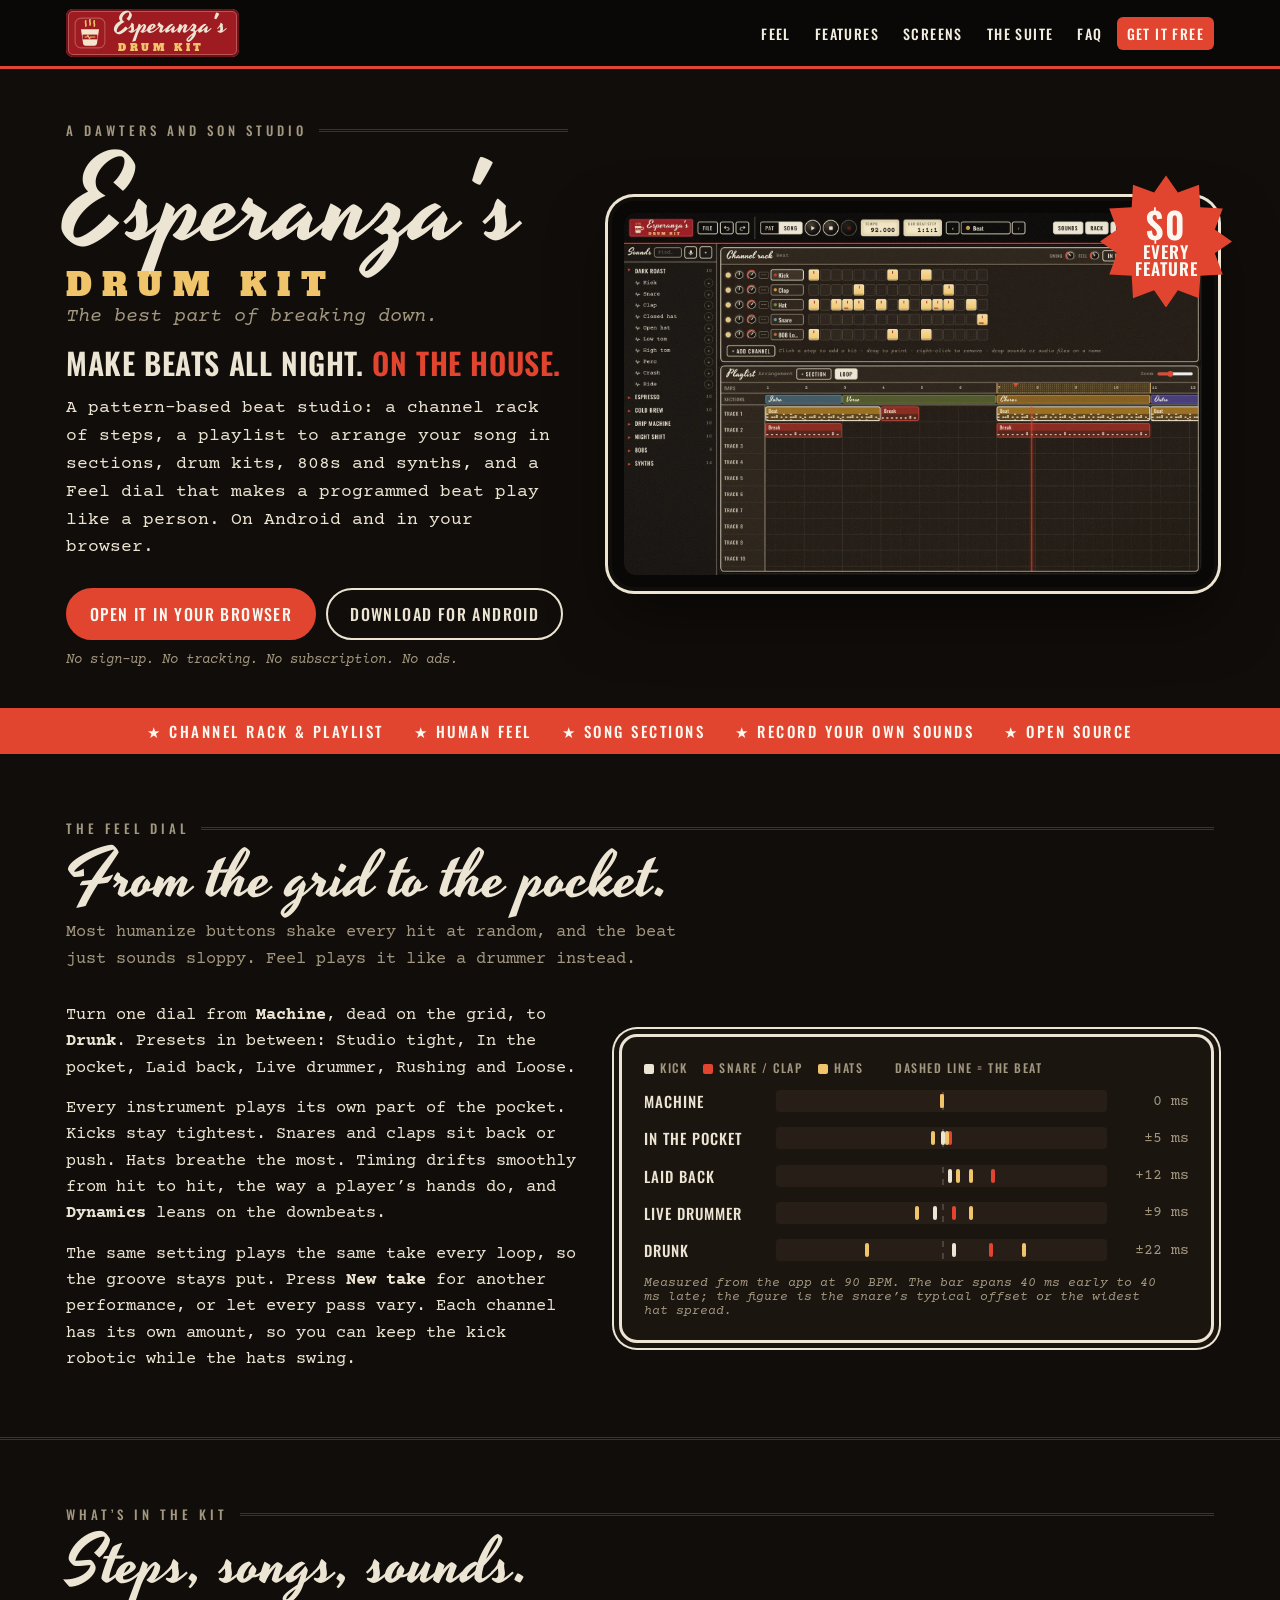
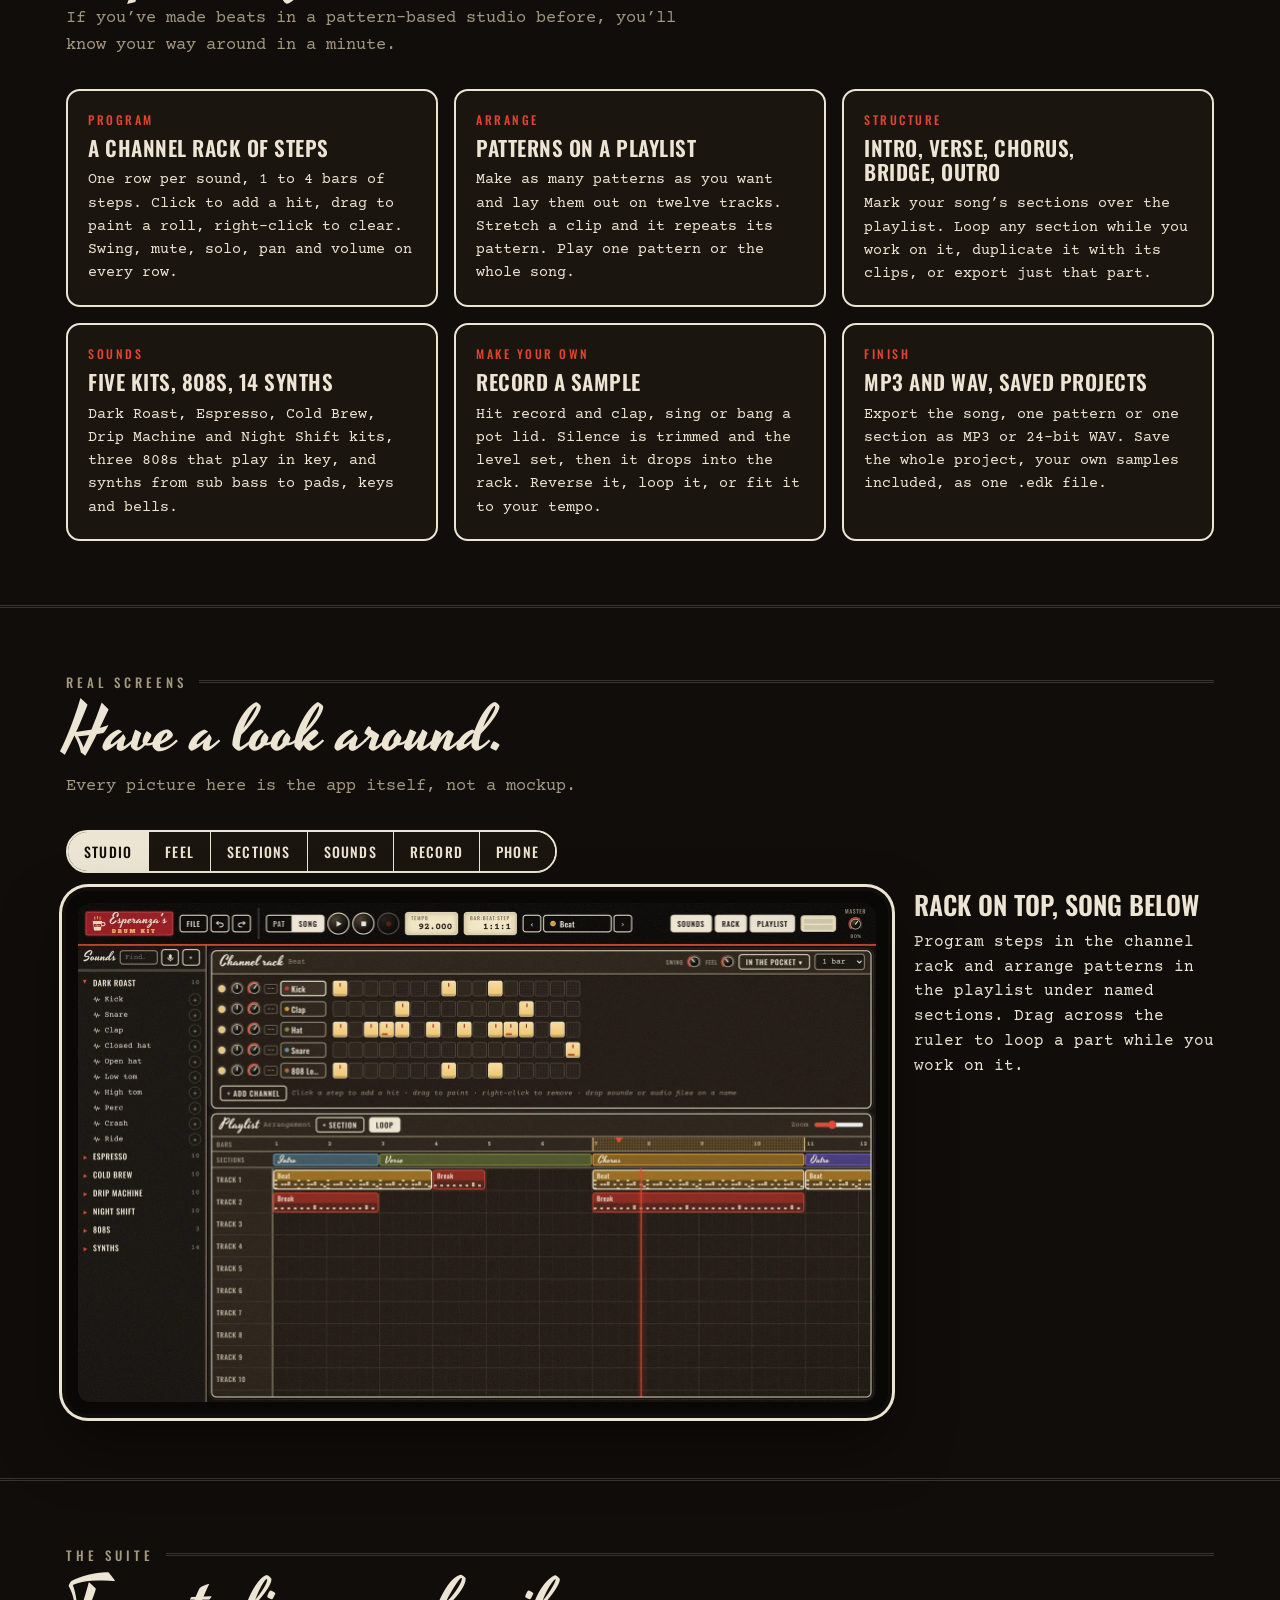
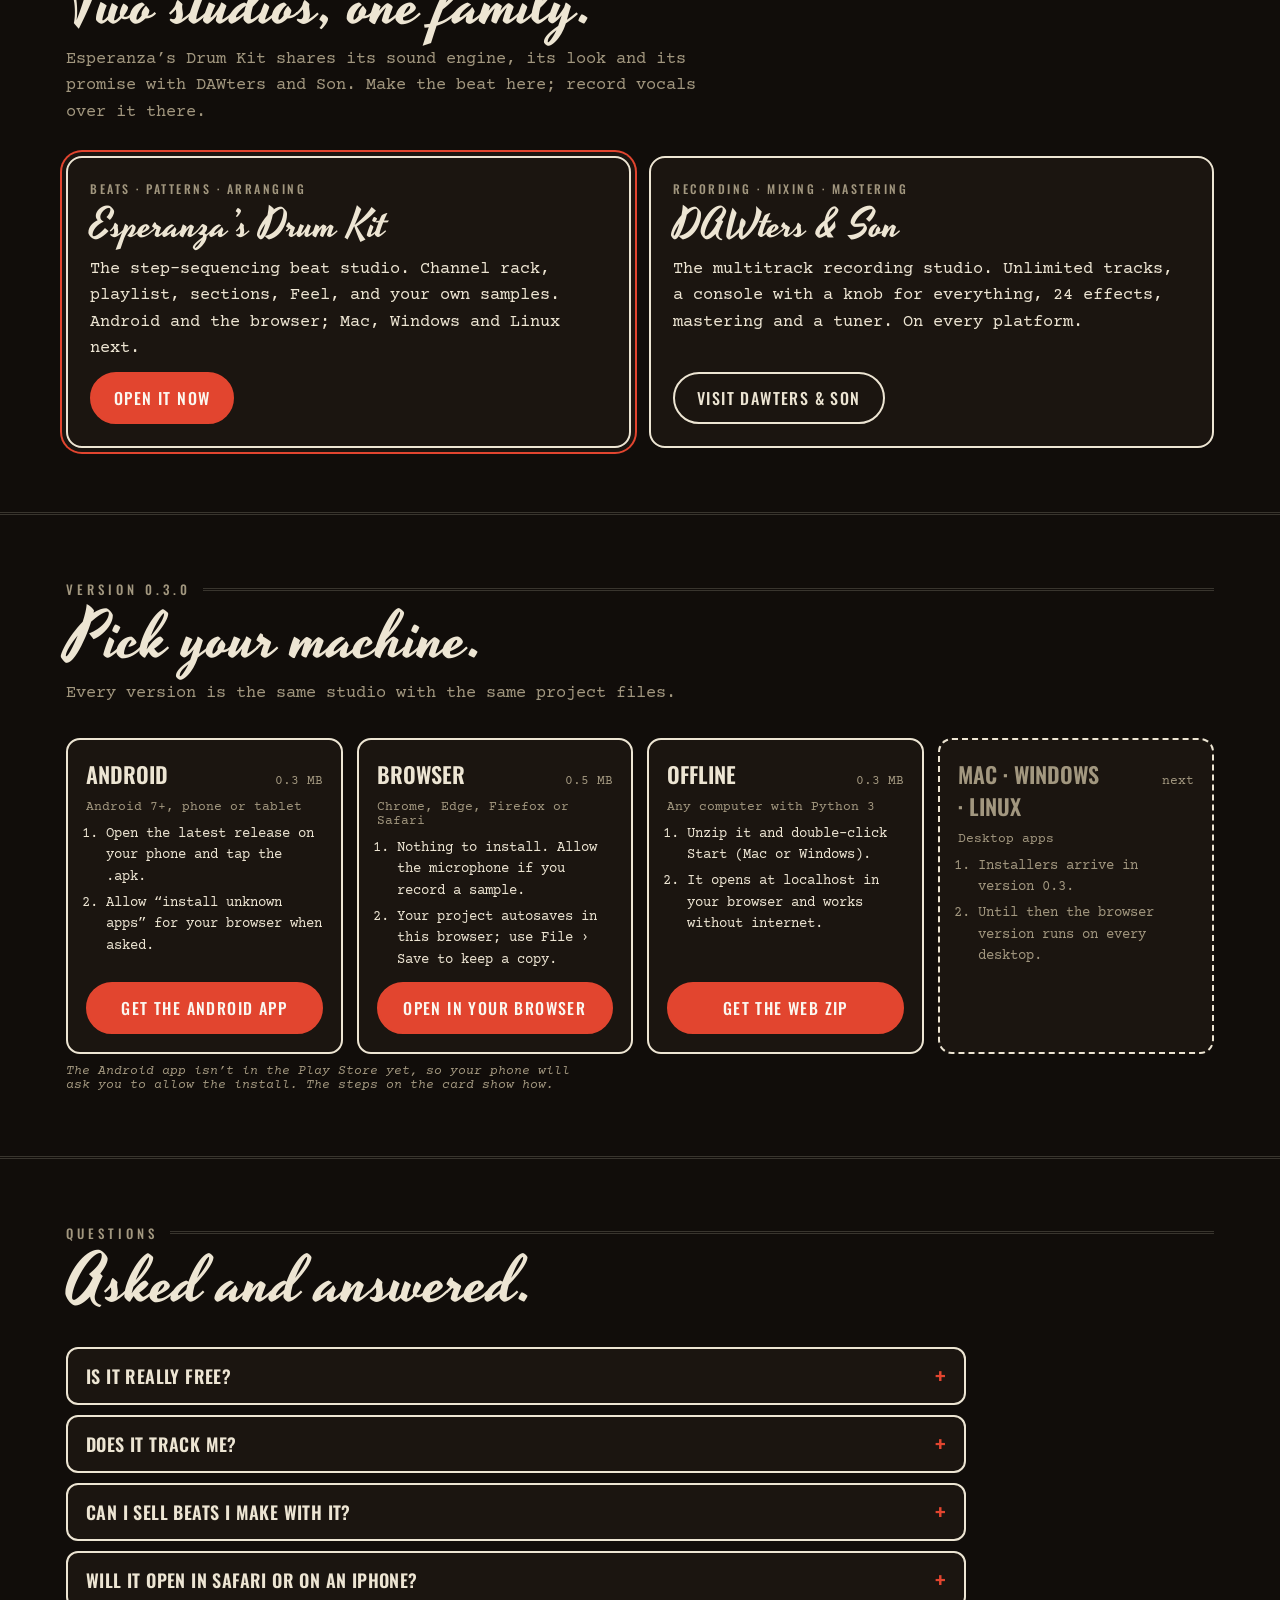
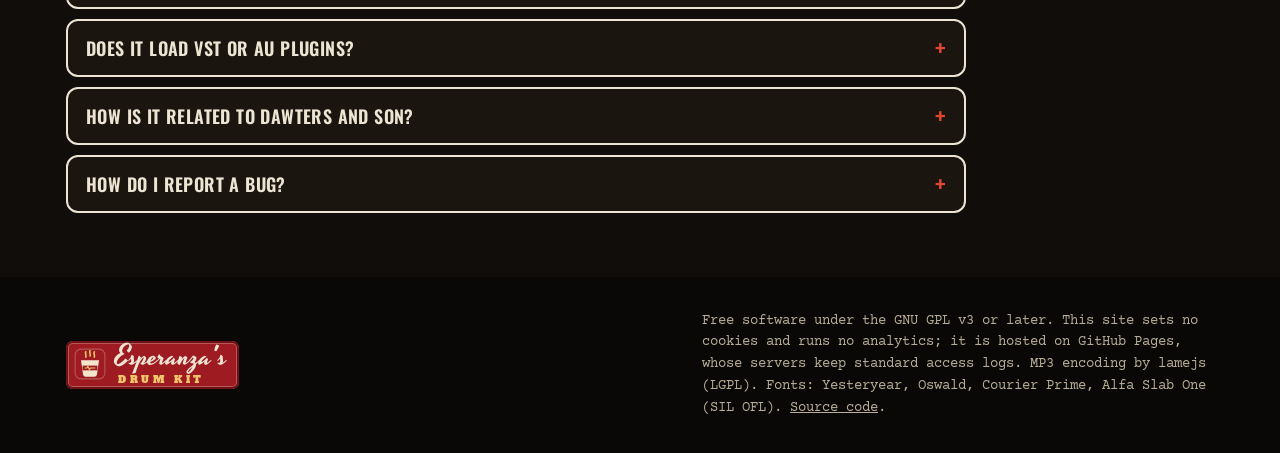
<file: site/index.html>
<!doctype html>
<html lang="en">
<head>
<meta charset="utf-8">
<meta name="viewport" content="width=device-width, initial-scale=1, viewport-fit=cover">
<link rel="icon" href="img/icon.svg" type="image/svg+xml">
<title>Esperanza's Drum Kit</title>
<meta name="description" content="Esperanza's Drum Kit is a free, open-source beat studio: channel rack, playlist, song sections, a Feel dial for human timing, MP3 and WAV export. For Android and the browser. No sign-up, no tracking.">
<meta name="theme-color" content="#090806">
<meta property="og:title" content="Esperanza's Drum Kit: the best part of breaking down">
<meta property="og:description" content="A free, open-source beat studio from the makers of DAWters and Son. No tiers, no sign-up, no tracking.">
<meta property="og:image" content="img/card.webp">
<link rel="preload" href="fonts/yesteryear-latin-400-normal.woff2" as="font" type="font/woff2" crossorigin>
<style>
/* fonts are served from this site: no third-party requests */
@font-face{font-family:'Yesteryear';font-weight:400;font-display:swap;src:url(fonts/yesteryear-latin-400-normal.woff2) format('woff2')}
@font-face{font-family:'Oswald';font-weight:400;font-display:swap;src:url(fonts/oswald-latin-400-normal.woff2) format('woff2')}
@font-face{font-family:'Oswald';font-weight:500;font-display:swap;src:url(fonts/oswald-latin-500-normal.woff2) format('woff2')}
@font-face{font-family:'Oswald';font-weight:600;font-display:swap;src:url(fonts/oswald-latin-600-normal.woff2) format('woff2')}
@font-face{font-family:'Courier Prime';font-weight:400;font-display:swap;src:url(fonts/courier-prime-latin-400-normal.woff2) format('woff2')}
@font-face{font-family:'Courier Prime';font-weight:400;font-style:italic;font-display:swap;src:url(fonts/courier-prime-latin-400-italic.woff2) format('woff2')}
@font-face{font-family:'Courier Prime';font-weight:700;font-display:swap;src:url(fonts/courier-prime-latin-700-normal.woff2) format('woff2')}
@font-face{font-family:'Alfa Slab One';font-weight:400;font-display:swap;src:url(fonts/alfa-slab-one-latin-400-normal.woff2) format('woff2')}
</style>
<style>
/* Layout: the late show of the DAWters and Son broadcast. Black station band with a red pinstripe, coffee-dark paper,
   script title cards, cream ink outlines, one sponsor-red accent, and the can-red wordmark plate as EDK's own mark. */
:root {
  --ink: #EDE5D3; --paper: #110D0A; --card: #1B1510; --card-2: #261E17; --muted: #A2977F; --rule: rgba(237,229,211,.18);
  --red: #E2452F; --red-ink: #FBF8F1; --band: #090806; --band-ink: #F4EEE1; --can: #9E1B22; --can-2: #6F1217; --gold: #F0C46A; --dial: #F1E6C4;
  --script: 'Yesteryear', 'Brush Script MT', cursive;
  --slab: 'Alfa Slab One', Rockwell, 'Roboto Slab', serif;
  --head: 'Oswald', 'Arial Narrow', 'Helvetica Neue', sans-serif;
  --mono: 'Courier Prime', 'Courier New', ui-monospace, monospace;
  --wrap: 1180px;
  color-scheme: dark;
}
* { box-sizing: border-box; }
body { margin: 0; background: var(--paper); color: var(--ink); font: 400 17px/1.55 var(--mono); }
body::before { content: ""; position: fixed; inset: 0 0 auto; height: env(safe-area-inset-top, 0px); z-index: 10; background: var(--band); }
a { color: inherit; }
img { max-width: 100%; display: block; }
.wrap { max-width: var(--wrap); margin: 0 auto; padding-left: max(16px, env(safe-area-inset-left, 0px)); padding-right: max(16px, env(safe-area-inset-right, 0px)); }
h1, h2, h3 { text-wrap: balance; margin: 0; font-weight: 400; }
p { margin: 0; max-width: 64ch; }
:focus-visible { outline: 3px solid var(--red); outline-offset: 3px; }
@media (prefers-reduced-motion: reduce) { * { animation: none !important; transition: none !important; scroll-behavior: auto !important; } }
html { scroll-behavior: smooth; }
/* ---------- station band ---------- */
.band { position: sticky; top: env(safe-area-inset-top, 0px); z-index: 9; background: var(--band); color: var(--band-ink); box-shadow: 0 3px 0 var(--red); }
.band .wrap { display: flex; align-items: center; gap: 18px; padding-block: 9px; }
.plate { display: inline-flex; align-items: center; gap: 8px; padding: 3px 12px 4px 7px; background: var(--can); border-radius: 7px; box-shadow: inset 0 0 0 2px var(--can-2), inset 0 0 0 3px rgba(237,229,211,.3); text-decoration: none; color: var(--ink); }
.plate img { width: 34px; height: 34px; }
.plate span { display: block; line-height: 1; }
.plate b { display: block; font: 400 28px/1 var(--script); margin-bottom: 3px; }
.plate small { display: block; font: 400 10px/1 var(--slab); letter-spacing: 3.6px; color: var(--gold); padding-left: 3px; }
.nav { display: flex; gap: 4px; margin-left: auto; flex-wrap: wrap; justify-content: flex-end; }
.nav a { font: 500 14px var(--head); letter-spacing: 1.4px; text-transform: uppercase; text-decoration: none; padding: 6px 10px; border-radius: 6px; }
.nav a:hover { background: var(--band-ink); color: var(--band); }
.nav a.cta { background: var(--red); color: var(--red-ink); }
@media (max-width: 760px) { .nav a:not(.cta) { display: none; } }
/* ---------- hero ---------- */
.hero { padding-block: 54px 40px; }
.hero .wrap { display: grid; grid-template-columns: minmax(0, 1fr) minmax(0, 1.2fr); gap: 44px; align-items: center; }
.eyebrow { font: 500 13px var(--head); letter-spacing: 4px; text-transform: uppercase; color: var(--muted); display: flex; align-items: center; gap: 12px; }
.eyebrow::after { content: ''; flex: 1; border-top: 3px double var(--rule); }
.hero h1 { margin-block: 14px 4px; line-height: .9; }
.hero h1 b { display: block; font: 400 clamp(70px, 9vw, 118px)/.95 var(--script); font-weight: 400; }
.hero h1 small { display: block; font: 400 clamp(22px, 2.6vw, 32px)/1 var(--slab); letter-spacing: .32em; color: var(--gold); margin-top: 6px; }
.motto { font: italic 400 20px var(--mono); color: var(--muted); margin-bottom: 18px; }
.hero .sub { font: 600 clamp(22px, 2.6vw, 30px)/1.15 var(--head); text-transform: uppercase; letter-spacing: .6px; margin-bottom: 14px; }
.hero .sub em { font-style: normal; color: var(--red); }
.hero p.lead { font-size: 18px; margin-bottom: 26px; }
.btns { display: flex; flex-wrap: wrap; gap: 10px; }
.btn { display: inline-flex; align-items: center; gap: 8px; padding: 12px 22px; border: 2px solid var(--ink); border-radius: 999px; font: 500 16px var(--head); letter-spacing: 1.4px; text-transform: uppercase; text-decoration: none; background: transparent; color: var(--ink); cursor: pointer; }
.btn:hover { background: var(--card-2); }
.btn.red { background: var(--red); border-color: var(--red); color: var(--red-ink); }
.btn.red:hover { filter: brightness(1.08); }
.small-note { font: italic 400 14px var(--mono); color: var(--muted); margin-top: 12px; }
.tv { position: relative; background: var(--band); padding: 12px; border-radius: 22px; box-shadow: 0 0 0 4px var(--paper), 0 0 0 7px var(--ink), 0 28px 60px rgba(0,0,0,.5); }
.tv img { border-radius: 12px; width: 100%; height: auto; aspect-ratio: 16 / 10; object-fit: cover; }
.burst { position: absolute; top: -26px; right: -18px; width: 132px; height: 132px; display: grid; place-items: center; text-align: center; background: var(--red); color: var(--red-ink); font: 600 17px/1.05 var(--head); text-transform: uppercase; letter-spacing: 1px;
  clip-path: polygon(50% 0, 59% 13%, 75% 7%, 76% 24%, 93% 25%, 87% 41%, 100% 50%, 87% 59%, 93% 75%, 76% 76%, 75% 93%, 59% 87%, 50% 100%, 41% 87%, 25% 93%, 24% 76%, 7% 75%, 13% 59%, 0 50%, 13% 41%, 7% 25%, 24% 24%, 25% 7%, 41% 13%); }
.burst b { font-size: 36px; display: block; }
@media (max-width: 900px) { .hero .wrap { grid-template-columns: 1fr; } .burst { width: 104px; height: 104px; font-size: 14px; right: -6px; } .burst b { font-size: 28px; } }
/* ---------- ribbon ---------- */
.ribbon { background: var(--red); color: var(--red-ink); }
.ribbon .wrap { display: flex; flex-wrap: wrap; gap: 8px 30px; justify-content: center; padding-block: 12px; font: 500 15px var(--head); letter-spacing: 2.5px; text-transform: uppercase; }
.ribbon span::before { content: '★ '; }
/* ---------- sections ---------- */
section.s { padding-block: 64px; scroll-margin-top: 64px; }
section.s + section.s { border-top: 3px double var(--rule); }
.title-card { display: flex; flex-direction: column; gap: 8px; margin-bottom: 30px; }
.title-card h2 { font: 400 clamp(44px, 5.6vw, 66px)/1 var(--script); }
.title-card p { color: var(--muted); }
/* feel dial */
.feel { display: grid; grid-template-columns: minmax(0, 1fr) minmax(0, 1.15fr); gap: 36px; align-items: center; }
.scale { border: 3px solid var(--ink); border-radius: 18px; background: var(--card); box-shadow: 0 0 0 5px var(--card), 0 0 0 7px var(--ink); padding: 22px; display: flex; flex-direction: column; gap: 14px; }
.scale .row { display: grid; grid-template-columns: 120px minmax(0, 1fr) 70px; gap: 12px; align-items: center; font-size: 15px; }
.scale .row b { font: 500 15px var(--head); letter-spacing: 1px; text-transform: uppercase; }
.scale .row i { font-style: normal; color: var(--muted); text-align: right; font-variant-numeric: tabular-nums; }
.track { position: relative; height: 22px; border-radius: 4px; background: var(--card-2); }
.track::before { content: ''; position: absolute; left: 50%; top: 2px; bottom: 2px; border-left: 2px dashed var(--rule); }
.track span { position: absolute; top: 4px; width: 4px; height: 14px; border-radius: 2px; background: var(--gold); margin-left: -2px; }
.track span.k { background: var(--ink); }
.track span.s { background: var(--red); }
.legend { display: flex; gap: 16px; flex-wrap: wrap; font: 500 12px var(--head); letter-spacing: 1.5px; text-transform: uppercase; color: var(--muted); }
.legend span::before { content: ''; display: inline-block; width: 10px; height: 10px; border-radius: 2px; margin-right: 6px; vertical-align: -1px; background: var(--c); }
@media (max-width: 860px) { .feel { grid-template-columns: 1fr; } .scale .row { grid-template-columns: 92px minmax(0, 1fr) 56px; } }
/* features */
.feat { display: grid; grid-template-columns: repeat(3, minmax(0, 1fr)); gap: 16px; }
.f { border: 2px solid var(--ink); border-radius: 14px; background: var(--card); padding: 20px; display: flex; flex-direction: column; gap: 8px; }
.f h3 { font: 600 21px/1.15 var(--head); letter-spacing: .5px; text-transform: uppercase; }
.f .k { font: 500 12px var(--head); letter-spacing: 2.5px; text-transform: uppercase; color: var(--red); }
.f p { font-size: 15px; }
@media (max-width: 960px) { .feat { grid-template-columns: repeat(2, minmax(0, 1fr)); } }
@media (max-width: 600px) { .feat { grid-template-columns: 1fr; } }
/* screens */
.tabs { display: inline-flex; flex-wrap: wrap; border: 2px solid var(--ink); border-radius: 999px; overflow: hidden; margin-bottom: 18px; }
.tabs button { border: 0; background: var(--card); color: var(--ink); padding: 9px 16px; font: 500 14px var(--head); letter-spacing: 1.2px; text-transform: uppercase; cursor: pointer; }
.tabs button + button { border-left: 1px solid var(--ink); }
.tabs button[aria-selected="true"] { background: var(--ink); color: var(--paper); }
.screen { display: grid; grid-template-columns: minmax(0, 1fr) 300px; gap: 26px; align-items: start; }
.screen .tv img { aspect-ratio: auto; }
.screen.phone { grid-template-columns: 300px minmax(0, 1fr); }
.screen.phone .tv { max-width: 300px; }
.cap h3 { font: 600 26px/1.1 var(--head); text-transform: uppercase; margin-bottom: 10px; }
.cap p { font-size: 16px; }
@media (max-width: 900px) { .screen, .screen.phone { grid-template-columns: 1fr; } .screen.phone .tv { margin-inline: auto; } }
/* the suite */
.suite { display: grid; grid-template-columns: repeat(2, minmax(0, 1fr)); gap: 18px; }
.app { border: 2px solid var(--ink); border-radius: 16px; background: var(--card); padding: 22px; display: flex; flex-direction: column; gap: 10px; }
.app.here { box-shadow: 0 0 0 4px var(--card), 0 0 0 6px var(--red); }
.app h3 { font: 400 40px/1 var(--script); }
.app .k { font: 500 12px var(--head); letter-spacing: 2.5px; text-transform: uppercase; color: var(--muted); }
.app .btn { align-self: flex-start; margin-top: auto; }
@media (max-width: 760px) { .suite { grid-template-columns: 1fr; } }
/* downloads */
.dl { display: grid; grid-template-columns: repeat(auto-fill, minmax(260px, 1fr)); gap: 14px; }
.d { border: 2px solid var(--ink); border-radius: 14px; background: var(--card); padding: 18px; display: flex; flex-direction: column; gap: 10px; }
.d.soon { border-style: dashed; color: var(--muted); }
.d h3 { font: 600 22px var(--head); text-transform: uppercase; display: flex; justify-content: space-between; align-items: baseline; gap: 8px; }
.d h3 small { font: 400 13px var(--mono); color: var(--muted); text-transform: none; }
.d .file { font: 400 13px var(--mono); color: var(--muted); }
.d ol { margin: 0; padding-left: 20px; font-size: 14px; display: flex; flex-direction: column; gap: 4px; }
.d .btn { justify-content: center; margin-top: auto; }
.src { font: italic 400 13px var(--mono); color: var(--muted); margin-top: 10px; }
/* faq */
.faq { display: grid; gap: 10px; max-width: 900px; }
details { border: 2px solid var(--ink); border-radius: 12px; background: var(--card); padding: 0 18px; }
summary { cursor: pointer; padding: 14px 0; font: 600 18px var(--head); text-transform: uppercase; letter-spacing: .4px; list-style: none; display: flex; justify-content: space-between; gap: 12px; }
summary::-webkit-details-marker { display: none; }
summary::after { content: '+'; color: var(--red); font-size: 24px; line-height: 1; }
details[open] summary::after { content: '–'; }
details p { padding-bottom: 16px; font-size: 15px; }
/* footer */
footer { background: var(--band); color: var(--band-ink); }
footer .wrap { padding-block: 34px; display: flex; flex-wrap: wrap; gap: 18px 40px; justify-content: space-between; align-items: center; font-size: 14px; }
footer p { color: #B6AC98; max-width: 64ch; }
</style>
</head>
<body>
<header class="band">
  <div class="wrap">
    <a class="plate" href="#top"><img src="img/icon.svg" alt="" width="34" height="34"><span><b>Esperanza's</b><small>DRUM KIT</small></span></a>
    <nav class="nav" aria-label="Sections">
      <a href="#feel">Feel</a><a href="#features">Features</a><a href="#screens">Screens</a><a href="#suite">The suite</a><a href="#faq">FAQ</a><a class="cta" href="#get">Get it free</a>
    </nav>
  </div>
</header>

<main id="top">
  <section class="hero">
    <div class="wrap">
      <div>
        <div class="eyebrow">A DAWters and Son studio</div>
        <h1><b>Esperanza's</b><small>DRUM KIT</small></h1>
        <p class="motto">The best part of breaking down.</p>
        <div class="sub">Make beats all night. <em>On the house.</em></div>
        <p class="lead">A pattern-based beat studio: a channel rack of steps, a playlist to arrange your song in sections, drum kits, 808s and synths, and a Feel dial that makes a programmed beat play like a person. On Android and in your browser.</p>
        <div class="btns"><a class="btn red" href="app/">Open it in your browser</a><a class="btn" href="#get">Download for Android</a></div>
        <p class="small-note">No sign-up. No tracking. No subscription. No ads.</p>
      </div>
      <div class="tv">
        <img src="img/studio.webp" width="1600" height="1000" alt="The studio: the channel rack with a beat programmed in its steps, and the playlist below with Intro, Verse, Chorus and Outro sections and the chorus looping.">
        <div class="burst"><span><b>$0</b>every<br>feature</span></div>
      </div>
    </div>
  </section>

  <div class="ribbon"><div class="wrap"><span>Channel rack &amp; playlist</span><span>Human feel</span><span>Song sections</span><span>Record your own sounds</span><span>Open source</span></div></div>

  <section class="s" id="feel">
    <div class="wrap">
      <div class="title-card"><div class="eyebrow">The Feel dial</div><h2>From the grid to the pocket.</h2><p>Most humanize buttons shake every hit at random, and the beat just sounds sloppy. Feel plays it like a drummer instead.</p></div>
      <div class="feel">
        <div style="display:flex;flex-direction:column;gap:14px">
          <p>Turn one dial from <b>Machine</b>, dead on the grid, to <b>Drunk</b>. Presets in between: Studio tight, In the pocket, Laid back, Live drummer, Rushing and Loose.</p>
          <p>Every instrument plays its own part of the pocket. Kicks stay tightest. Snares and claps sit back or push. Hats breathe the most. Timing drifts smoothly from hit to hit, the way a player’s hands do, and <b>Dynamics</b> leans on the downbeats.</p>
          <p>The same setting plays the same take every loop, so the groove stays put. Press <b>New take</b> for another performance, or let every pass vary. Each channel has its own amount, so you can keep the kick robotic while the hats swing.</p>
        </div>
        <div class="scale" role="img" aria-label="Where hits land at three Feel settings: on the grid at Machine; a laid-back snare about 12 milliseconds late at Laid back; a wider spread at Drunk.">
          <div class="legend"><span style="--c:var(--ink)">Kick</span><span style="--c:var(--red)">Snare / clap</span><span style="--c:var(--gold)">Hats</span><span>Dashed line = the beat</span></div>
          <div class="row"><b>Machine</b><div class="track"><span class="k" style="left:50%"></span><span class="s" style="left:50%"></span><span style="left:50%"></span></div><i>0 ms</i></div>
          <div class="row"><b>In the pocket</b><div class="track"><span class="k" style="left:50.4%"></span><span class="s" style="left:52.4%"></span><span style="left:51.6%"></span><span style="left:47.5%"></span></div><i>±5 ms</i></div>
          <div class="row"><b>Laid back</b><div class="track"><span class="k" style="left:52.5%"></span><span class="s" style="left:65.4%"></span><span style="left:58.8%"></span><span style="left:55%"></span></div><i>+12 ms</i></div>
          <div class="row"><b>Live drummer</b><div class="track"><span class="k" style="left:48.1%"></span><span class="s" style="left:53.8%"></span><span style="left:42.5%"></span><span style="left:58.8%"></span></div><i>±9 ms</i></div>
          <div class="row"><b>Drunk</b><div class="track"><span class="k" style="left:53.8%"></span><span class="s" style="left:65%"></span><span style="left:27.5%"></span><span style="left:75%"></span></div><i>±22 ms</i></div>
          <p class="src" style="margin:0">Measured from the app at 90 BPM. The bar spans 40 ms early to 40 ms late; the figure is the snare’s typical offset or the widest hat spread.</p>
        </div>
      </div>
    </div>
  </section>

  <section class="s" id="features">
    <div class="wrap">
      <div class="title-card"><div class="eyebrow">What’s in the kit</div><h2>Steps, songs, sounds.</h2><p>If you’ve made beats in a pattern-based studio before, you’ll know your way around in a minute.</p></div>
      <div class="feat">
        <div class="f"><div class="k">Program</div><h3>A channel rack of steps</h3><p>One row per sound, 1 to 4 bars of steps. Click to add a hit, drag to paint a roll, right-click to clear. Swing, mute, solo, pan and volume on every row.</p></div>
        <div class="f"><div class="k">Arrange</div><h3>Patterns on a playlist</h3><p>Make as many patterns as you want and lay them out on twelve tracks. Stretch a clip and it repeats its pattern. Play one pattern or the whole song.</p></div>
        <div class="f"><div class="k">Structure</div><h3>Intro, verse, chorus, bridge, outro</h3><p>Mark your song’s sections over the playlist. Loop any section while you work on it, duplicate it with its clips, or export just that part.</p></div>
        <div class="f"><div class="k">Sounds</div><h3>Five kits, 808s, 14 synths</h3><p>Dark Roast, Espresso, Cold Brew, Drip Machine and Night Shift kits, three 808s that play in key, and synths from sub bass to pads, keys and bells.</p></div>
        <div class="f"><div class="k">Make your own</div><h3>Record a sample</h3><p>Hit record and clap, sing or bang a pot lid. Silence is trimmed and the level set, then it drops into the rack. Reverse it, loop it, or fit it to your tempo.</p></div>
        <div class="f"><div class="k">Finish</div><h3>MP3 and WAV, saved projects</h3><p>Export the song, one pattern or one section as MP3 or 24-bit WAV. Save the whole project, your own samples included, as one .edk file.</p></div>
      </div>
    </div>
  </section>

  <section class="s" id="screens">
    <div class="wrap">
      <div class="title-card"><div class="eyebrow">Real screens</div><h2>Have a look around.</h2><p>Every picture here is the app itself, not a mockup.</p></div>
      <div class="tabs" role="tablist" aria-label="Screens" id="tabs"></div>
      <div id="screen"></div>
    </div>
  </section>

  <section class="s" id="suite">
    <div class="wrap">
      <div class="title-card"><div class="eyebrow">The suite</div><h2>Two studios, one family.</h2><p>Esperanza’s Drum Kit shares its sound engine, its look and its promise with DAWters and Son. Make the beat here; record vocals over it there.</p></div>
      <div class="suite">
        <div class="app here"><div class="k">Beats · patterns · arranging</div><h3>Esperanza’s Drum Kit</h3><p>The step-sequencing beat studio. Channel rack, playlist, sections, Feel, and your own samples. Android and the browser; Mac, Windows and Linux next.</p><a class="btn red" href="app/">Open it now</a></div>
        <div class="app"><div class="k">Recording · mixing · mastering</div><h3>DAWters &amp; Son</h3><p>The multitrack recording studio. Unlimited tracks, a console with a knob for everything, 24 effects, mastering and a tuner. On every platform.</p><a class="btn" href="https://dawters-and-son.github.io/dawters-and-son/" rel="noopener">Visit DAWters &amp; Son</a></div>
      </div>
    </div>
  </section>

  <section class="s" id="get">
    <div class="wrap">
      <div class="title-card"><div class="eyebrow" id="ver">Version 0.2</div><h2>Pick your machine.</h2><p>Every version is the same studio with the same project files.</p></div>
      <div class="dl" id="dl"></div>
      <p class="src">The Android app isn’t in the Play Store yet, so your phone will ask you to allow the install. The steps on the card show how.</p>
    </div>
  </section>

  <section class="s" id="faq">
    <div class="wrap">
      <div class="title-card"><div class="eyebrow">Questions</div><h2>Asked and answered.</h2></div>
      <div class="faq">
        <details><summary>Is it really free?</summary><p>Yes. No paid tiers, no ads, no account, no trial and no data collection. The source code is public under the GNU GPL, so anyone can read it, change it and share it.</p></details>
        <details><summary>Does it track me?</summary><p>No. The app has no analytics and never sends anything over the internet. Your beats, samples and settings stay on your device.</p></details>
        <details><summary>Can I sell beats I make with it?</summary><p>Yes. What you make is yours. Every factory drum sound is synthesised by the app itself, so there are no sample licences to worry about either.</p></details>
        <details><summary>Will it open in Safari or on an iPhone?</summary><p>Yes, from this site: use the “Open it in your browser” button. Safari won’t start the audio engine from a file you open directly, so if you download the web version, run its Start launcher instead.</p></details>
        <details><summary>Does it load VST or AU plugins?</summary><p>Not yet. Plugin hosting is planned for the desktop versions. Phones and browsers can’t load outside plugins, so everything built in works everywhere.</p></details>
        <details><summary>How is it related to DAWters and Son?</summary><p>It’s the beat-making half of the same suite. Both share the sound engine and the look, and both are free and open source.</p></details>
        <details><summary>How do I report a bug?</summary><p>Open an issue on the project’s code page with what you did, what you expected and what happened, plus your device and the version from File › About.</p></details>
      </div>
    </div>
  </section>
</main>

<footer>
  <div class="wrap">
    <a class="plate" href="#top"><img src="img/icon.svg" alt="" width="34" height="34"><span><b>Esperanza's</b><small>DRUM KIT</small></span></a>
    <p>Free software under the GNU GPL v3 or later. This site sets no cookies and runs no analytics; it is hosted on GitHub Pages, whose servers keep standard access logs. MP3 encoding by lamejs (LGPL). Fonts: Yesteryear, Oswald, Courier Prime, Alfa Slab One (SIL OFL). <a id="srcLink" href="#">Source code</a>.</p>
  </div>
</footer>

<script>
// Where the files live: change these lines if the project moves.
const REPO = 'https://github.com/Esperanza-s-Drum-Kit/Esperanza-s-Drum-Kit';
const RELEASES = REPO + '/releases';
const V = '0.3.0';
document.getElementById('srcLink').href = REPO;
document.getElementById('ver').textContent = 'Version ' + V;
const DL = [
  { os: 'Android', req: 'Android 7+, phone or tablet', href: RELEASES + '/latest', label: 'Get the Android app', size: '0.3 MB', steps: ['Open the latest release on your phone and tap the .apk.', 'Allow “install unknown apps” for your browser when asked.'] },
  { os: 'Browser', req: 'Chrome, Edge, Firefox or Safari', href: 'app/', label: 'Open in your browser', size: '0.5 MB', steps: ['Nothing to install. Allow the microphone if you record a sample.', 'Your project autosaves in this browser; use File › Save to keep a copy.'] },
  { os: 'Offline', req: 'Any computer with Python 3', href: RELEASES + '/latest', label: 'Get the web zip', size: '0.3 MB', steps: ['Unzip it and double-click Start (Mac or Windows).', 'It opens at localhost in your browser and works without internet.'] },
  { os: 'Mac · Windows · Linux', req: 'Desktop apps', soon: true, size: 'next', steps: ['Installers arrive in version 0.3.', 'Until then the browser version runs on every desktop.'] },
];
const dl = document.getElementById('dl');
DL.forEach((d) => {
  const card = document.createElement('div'); card.className = 'd' + (d.soon ? ' soon' : '');
  card.innerHTML = '<h3>' + d.os + '<small>' + d.size + '</small></h3><div class="file">' + d.req + '</div><ol>' + d.steps.map((s) => '<li>' + s.replace(/</g, '&lt;') + '</li>').join('') + '</ol>';
  if (!d.soon) { const a = document.createElement('a'); a.className = 'btn red'; a.href = d.href; a.rel = 'noopener'; a.textContent = d.label; card.append(a); }
  dl.append(card);
});
const SCREENS = [
  { k: 'studio', t: 'Studio', img: 'studio.webp', h: 'Rack on top, song below', p: 'Program steps in the channel rack and arrange patterns in the playlist under named sections. Drag across the ruler to loop a part while you work on it.' },
  { k: 'feel', t: 'Feel', img: 'feel.webp', h: 'Human timing, on your terms', p: 'Pick a preset or set Amount, Push and Dynamics yourself. The little ticks inside each step show exactly where every hit moved.' },
  { k: 'sections', t: 'Sections', img: 'sections.webp', h: 'Build the song in parts', p: 'Each section can loop, play from its start, duplicate itself with its clips, or export on its own as MP3 or WAV.' },
  { k: 'channel', t: 'Sounds', img: 'channel.webp', h: 'Shape every sound', p: 'Pitch, envelope, filter and level for every sampler, plus reverse, normalize, loop and fit-to-tempo for loops.' },
  { k: 'record', t: 'Record', img: 'record.webp', h: 'Your sounds, in a tap', p: 'Record from the microphone, with the beat playing if you like. The take is trimmed, levelled and named, then added to the rack.' },
  { k: 'phone', t: 'Phone', img: 'phone-rack.webp', phone: true, h: 'The whole studio on your phone', p: 'Rack, playlist and sounds are one tap apart on the bottom bar. Steps are sized for thumbs.' },
];
const tabs = document.getElementById('tabs'), screen = document.getElementById('screen');
const show = (s) => {
  tabs.querySelectorAll('button').forEach((b) => b.setAttribute('aria-selected', b.dataset.k === s.k ? 'true' : 'false'));
  screen.className = 'screen' + (s.phone ? ' phone' : '');
  screen.innerHTML = '<div class="tv"><img src="img/' + s.img + '" alt="' + s.h + '" width="' + (s.phone ? 700 : 1600) + '" height="' + (s.phone ? 1515 : 1000) + '"></div><div class="cap"><h3>' + s.h + '</h3><p>' + s.p + '</p></div>';
};
SCREENS.forEach((s) => { const b = document.createElement('button'); b.setAttribute('role', 'tab'); b.dataset.k = s.k; b.textContent = s.t; b.addEventListener('click', () => show(s)); tabs.append(b); });
show(SCREENS[0]);
SCREENS.slice(1).forEach((s) => { const i = new Image(); i.src = 'img/' + s.img; });
</script>
</body>
</html>
</file>
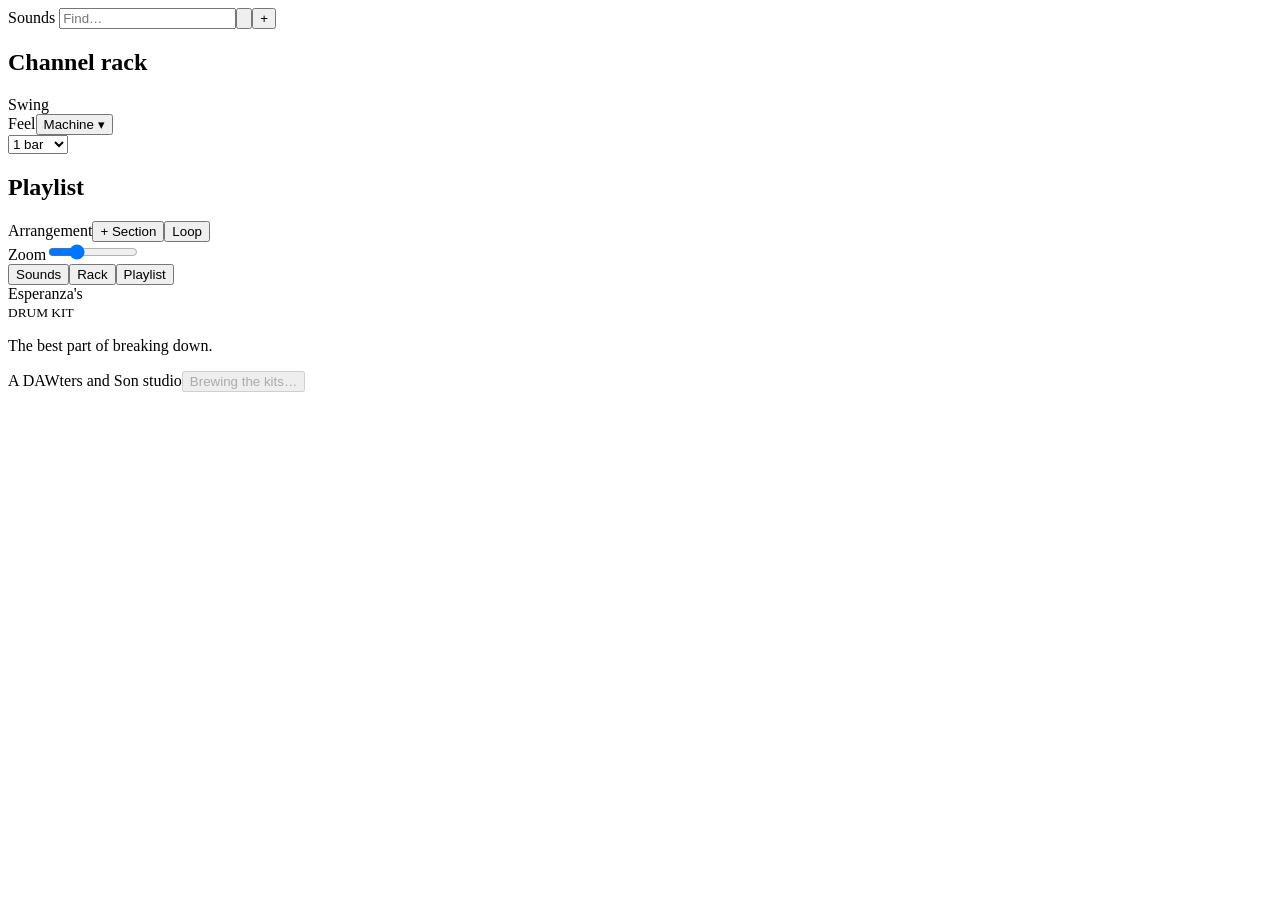
<file: src/index.html>
<!doctype html>
<html lang="en">
<head>
<meta charset="utf-8">
<meta name="viewport" content="width=device-width, initial-scale=1, viewport-fit=cover">
<meta name="theme-color" content="#9e1b22">
<title>Esperanza's Drum Kit</title>
<link rel="icon" href="ICON_DATAURL">
<style>/*CSS*/</style>
</head>
<body>
<svg width="0" height="0" style="position:absolute" aria-hidden="true"><defs>
  <radialGradient id="knobCap" cx="34%" cy="28%" r="80%"><stop offset="0" stop-color="#4a3f33"/><stop offset="0.62" stop-color="#0c0a08"/><stop offset="1" stop-color="#0c0a08"/></radialGradient>
</defs></svg>
<div id="app">
  <header id="top"></header>
  <main id="main">
    <aside id="browser" aria-label="Sound browser">
      <div class="panelhead">Sounds <input id="browserFind" type="search" placeholder="Find…" aria-label="Find sounds"><button class="btn icon" id="recOpen" title="Record a sample from the microphone" aria-label="Record a sample"><svg viewBox="0 0 16 16"><rect x="5.5" y="1.5" width="5" height="9" rx="2.5" fill="currentColor"/><path d="M3 7.5a5 5 0 0010 0M8 12.5v2.5" stroke="currentColor" stroke-width="1.5" fill="none"/></svg></button><button class="btn icon" id="fileOpen" title="Load audio files" aria-label="Load audio files">+</button></div>
      <div class="blist" id="browserList"></div>
    </aside>
    <section id="work">
      <div class="win" id="rackWin">
        <div class="title"><h2>Channel rack</h2><span class="sub" id="rackPat"></span><div class="grow"></div>
          <div class="kwrap" style="flex-direction:row;gap:6px;min-width:0"><label>Swing</label><span id="swingK"></span></div>
          <div class="kwrap" id="feelWrap" style="flex-direction:row;gap:6px;min-width:0"><label>Feel</label><span id="feelK"></span><button class="btn" id="feelBtn" title="Humanize: timing and dynamics">Machine ▾</button></div>
          <select id="patLen" aria-label="Pattern length"><option value="16">1 bar</option><option value="32">2 bars</option><option value="48">3 bars</option><option value="64">4 bars</option></select>
        </div>
        <div class="body" id="rackBody"></div>
      </div>
      <div class="win" id="plWin">
        <div class="title"><h2>Playlist</h2><span class="sub hide-phone">Arrangement</span><button class="btn" id="secBtn" title="Add a song section">+ Section</button><button class="btn" id="loopBtn" title="Loop the region set on the ruler (drag the ruler to set it)">Loop</button><div class="grow"></div>
          <label class="sub" for="plZoom">Zoom</label><input id="plZoom" type="range" min="2" max="16" step="1" value="6" style="width:90px">
        </div>
        <div class="body" id="plBody"></div>
      </div>
    </section>
  </main>
  <nav id="tabs" aria-label="Views"><button data-v="sounds">Sounds</button><button data-v="rack">Rack</button><button data-v="playlist">Playlist</button></nav>
</div>
<div id="panel" class="hidden" role="dialog" aria-label="Channel settings"></div>
<div id="splash"><div class="card"><div>Esperanza's</div><small>DRUM KIT</small></div><p>The best part of breaking down.</p><span class="suite">A DAWters and Son studio</span><button class="btn go" id="splashGo" disabled>Brewing the kits…</button></div>
<script>/*LAME*/</script>
<script>/*JS*/</script>
</body>
</html>
</file>
